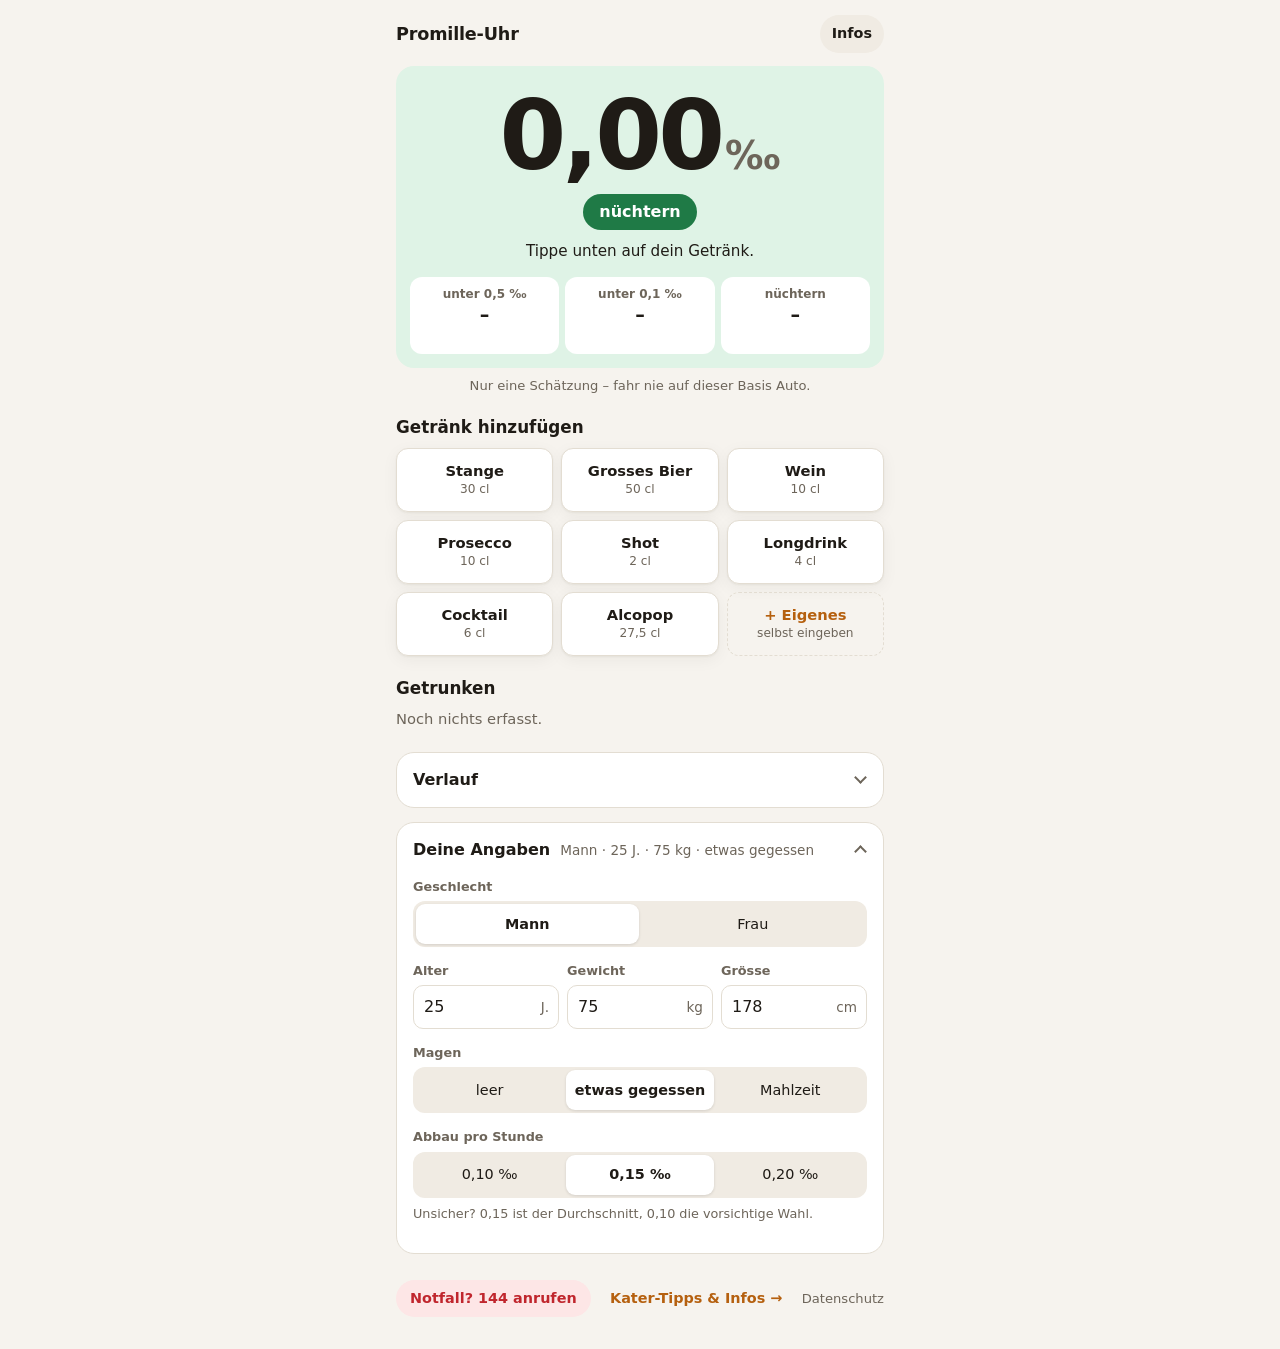
<file: index.html>
<!doctype html>
<html lang="de-CH">
<head>
  <meta charset="utf-8">
  <meta name="viewport" content="width=device-width, initial-scale=1, viewport-fit=cover">
  <title>Promille-Uhr</title>
  <meta name="description" content="Schätzt deinen Blutalkohol und zeigt, wann du wieder nüchtern bist.">
  <meta name="color-scheme" content="light dark">
  <meta name="theme-color" content="#f6f3ee" media="(prefers-color-scheme: light)">
  <meta name="theme-color" content="#16140f" media="(prefers-color-scheme: dark)">
  <link rel="manifest" href="manifest.webmanifest">
  <link rel="icon" href="icons/icon.svg" type="image/svg+xml">
  <link rel="icon" href="icons/favicon-32.png" sizes="32x32" type="image/png">
  <link rel="apple-touch-icon" href="icons/apple-touch-icon.png">
  <meta name="apple-mobile-web-app-capable" content="yes">
  <meta name="mobile-web-app-capable" content="yes">
  <meta name="apple-mobile-web-app-title" content="Promille-Uhr">
  <meta name="apple-mobile-web-app-status-bar-style" content="default">
  <meta property="og:title" content="Promille-Uhr">
  <meta property="og:description" content="Wie viel Promille habe ich – und wann bin ich wieder nüchtern? Gratis, ohne Werbung.">
  <meta property="og:image" content="icons/icon-512.png">
  <link rel="stylesheet" href="style.css">
  <script src="calc.js" defer></script>
  <script src="app.js" defer></script>
  <script src="account.js" type="module"></script>
</head>
<body>
  <header class="topbar">
    <div class="wrap topbar-inner">
      <span class="brand">Promille-Uhr</span>
      <div class="top-actions">
        <a class="top-link" href="info.html">Infos</a>
        <button type="button" class="top-link account-btn" id="account-btn" hidden>
          <span class="account-avatar" id="account-avatar" aria-hidden="true" hidden></span>
          <span id="account-label">Anmelden</span>
        </button>
      </div>
    </div>
  </header>

  <main class="wrap">
    <!-- Aktueller Wert -->
    <section class="hero" id="hero" data-status="ok" aria-label="Aktueller Promillewert">
      <div class="big" aria-live="polite">
        <span id="current">0,00</span><span class="unit">‰</span>
      </div>
      <span id="status" class="pill">nüchtern</span>
      <p id="trend" class="trend">Tippe unten auf dein Getränk.</p>

      <div class="times">
        <div class="time" id="tile-under05">
          <span class="time-label">unter 0,5 ‰</span>
          <span class="time-value">–</span>
          <span class="time-sub">&nbsp;</span>
        </div>
        <div class="time" id="tile-under01">
          <span class="time-label">unter 0,1 ‰</span>
          <span class="time-value">–</span>
          <span class="time-sub">&nbsp;</span>
        </div>
        <div class="time" id="tile-zero">
          <span class="time-label">nüchtern</span>
          <span class="time-value">–</span>
          <span class="time-sub">&nbsp;</span>
        </div>
      </div>
    </section>

    <p class="disclaimer">Nur eine Schätzung – fahr nie auf dieser Basis Auto.</p>

    <p id="person-error" class="note note-error" hidden></p>
    <p id="age-notice" class="note note-warn" hidden>
      <strong>Unter 18:</strong> Bier und Wein erst ab 16, Spirituosen (Shots, Longdrinks, Cocktails) erst ab 18.
    </p>

    <!-- Getränk hinzufügen -->
    <section class="block" aria-labelledby="add-title">
      <div class="block-head">
        <h2 id="add-title">Getränk hinzufügen</h2>
        <button type="button" id="edit-favorites" class="link-btn" hidden>Shortcuts bearbeiten</button>
      </div>
      <div class="presets" id="presets"></div>
    </section>

    <!-- Liste -->
    <section class="block" aria-labelledby="list-title">
      <div class="block-head">
        <h2 id="list-title">Getrunken <span id="drink-count" class="count"></span></h2>
        <button type="button" id="clear-drinks" class="link-btn" hidden>Alle löschen</button>
      </div>
      <ul class="drink-list" id="drink-list"></ul>
      <p class="drink-empty" id="drink-empty">Noch nichts erfasst.</p>
    </section>

    <!-- Verlauf -->
    <details class="panel" id="chart-panel">
      <summary><span>Verlauf</span><span class="panel-hint" id="chart-summary"></span></summary>
      <div class="panel-body">
        <figure class="chart-wrap">
          <svg id="chart" viewBox="0 0 640 240" role="img" aria-label="Verlaufskurve des Promillewerts"></svg>
          <figcaption id="chart-empty" class="chart-empty">Noch keine Getränke erfasst.</figcaption>
        </figure>
        <dl class="info">
          <div><dt>Alkohol</dt><dd id="info-grams">0 g</dd></div>
          <div><dt>Standardgläser</dt><dd id="info-std">0</dd></div>
          <div><dt>Höchstwert</dt><dd id="info-peak">–</dd></div>
        </dl>
      </div>
    </details>

    <!-- Körperdaten -->
    <details class="panel" id="profile-panel">
      <summary><span>Deine Angaben</span><span class="panel-hint" id="profile-summary"></span></summary>
      <div class="panel-body">
        <div class="field">
          <span class="field-label" id="sex-label">Geschlecht</span>
          <div class="segmented" role="group" aria-labelledby="sex-label">
            <button type="button" class="seg-btn" data-sex="mann" aria-pressed="true">Mann</button>
            <button type="button" class="seg-btn" data-sex="frau" aria-pressed="false">Frau</button>
          </div>
        </div>

        <div class="grid-3">
          <label class="field">
            <span class="field-label">Alter</span>
            <span class="input-unit"><input id="age" type="number" inputmode="numeric" min="10" max="120" step="1"><span>J.</span></span>
          </label>
          <label class="field">
            <span class="field-label">Gewicht</span>
            <span class="input-unit"><input id="weight" type="number" inputmode="decimal" min="30" max="300" step="0.5"><span>kg</span></span>
          </label>
          <label class="field">
            <span class="field-label">Grösse</span>
            <span class="input-unit"><input id="height" type="number" inputmode="numeric" min="100" max="250" step="1"><span>cm</span></span>
          </label>
        </div>

        <fieldset class="field">
          <legend class="field-label">Magen</legend>
          <div class="segmented">
            <label class="seg"><input type="radio" name="stomach" value="leer"><span>leer</span></label>
            <label class="seg"><input type="radio" name="stomach" value="etwas"><span>etwas gegessen</span></label>
            <label class="seg"><input type="radio" name="stomach" value="mahlzeit"><span>Mahlzeit</span></label>
          </div>
        </fieldset>

        <fieldset class="field">
          <legend class="field-label">Abbau pro Stunde</legend>
          <div class="segmented">
            <label class="seg"><input type="radio" name="rate" value="0.10"><span>0,10 ‰</span></label>
            <label class="seg"><input type="radio" name="rate" value="0.15"><span>0,15 ‰</span></label>
            <label class="seg"><input type="radio" name="rate" value="0.20"><span>0,20 ‰</span></label>
          </div>
          <p class="field-hint">Unsicher? 0,15 ist der Durchschnitt, 0,10 die vorsichtige Wahl.</p>
        </fieldset>
      </div>
    </details>
  </main>

  <footer class="wrap footer">
    <a class="emergency-link" href="info.html#notfall">Notfall? <b>144</b> anrufen</a>
    <a href="info.html">Kater-Tipps &amp; Infos →</a>
    <a class="footer-small" href="datenschutz.html">Datenschutz</a>
  </footer>

  <!-- Konto -->
  <dialog class="sheet" id="account-dialog" aria-labelledby="account-title">
    <button type="button" class="sheet-close" id="account-close" aria-label="Schliessen">
      <svg viewBox="0 0 24 24" aria-hidden="true"><path d="M6 6l12 12M18 6L6 18"/></svg>
    </button>

    <div data-view="auth">
      <h2 id="account-title">Konto</h2>
      <p class="sheet-lead">Mit Konto hast du deine Angaben und Getränke auf all deinen Geräten.
        Ohne Konto funktioniert alles auch – dann bleibt es nur auf diesem Gerät.</p>

      <div class="tabs" role="tablist">
        <button type="button" role="tab" class="tab" data-mode="signin" aria-selected="true">Anmelden</button>
        <button type="button" role="tab" class="tab" data-mode="signup" aria-selected="false">Registrieren</button>
      </div>

      <form id="auth-form" novalidate>
        <label class="field">
          <span class="field-label">E-Mail</span>
          <input type="email" id="auth-email" autocomplete="email" inputmode="email" required>
        </label>
        <label class="field">
          <span class="field-label">Passwort</span>
          <input type="password" id="auth-password" autocomplete="current-password" minlength="6" required>
        </label>
        <label class="check" id="consent-row" hidden>
          <input type="checkbox" id="auth-consent">
          <span>Ich habe die <a href="datenschutz.html" target="_blank" rel="noopener">Datenschutzerklärung</a>
            gelesen und bin einverstanden, dass meine Angaben und Getränke in meinem Konto gespeichert werden.
            Ich bin mindestens 16 Jahre alt.</span>
        </label>
        <p class="form-msg" id="auth-msg" role="alert" hidden></p>
        <button type="submit" class="btn btn-primary" id="auth-submit">Anmelden</button>
      </form>
      <button type="button" class="link-btn" id="auth-forgot">Passwort vergessen?</button>

      <div class="divider"><span>oder</span></div>
      <button type="button" class="btn btn-google" id="auth-google">
        <svg viewBox="0 0 48 48" aria-hidden="true"><path fill="#FFC107" d="M43.6 20.5H42V20H24v8h11.3C33.7 32.7 29.2 36 24 36c-6.6 0-12-5.4-12-12s5.4-12 12-12c3.1 0 5.8 1.2 7.9 3.1l5.7-5.7C34 6.1 29.3 4 24 4 12.9 4 4 12.9 4 24s8.9 20 20 20 20-8.9 20-20c0-1.3-.1-2.4-.4-3.5z"/><path fill="#FF3D00" d="M6.3 14.7l6.6 4.8C14.7 15.1 19 12 24 12c3.1 0 5.8 1.2 7.9 3.1l5.7-5.7C34 6.1 29.3 4 24 4 16.3 4 9.7 8.3 6.3 14.7z"/><path fill="#4CAF50" d="M24 44c5.2 0 9.9-2 13.4-5.2l-6.2-5.2C29.2 35.1 26.7 36 24 36c-5.2 0-9.6-3.3-11.3-8l-6.5 5C9.5 39.6 16.2 44 24 44z"/><path fill="#1976D2" d="M43.6 20.5H42V20H24v8h11.3c-.8 2.2-2.2 4.2-4.1 5.6l6.2 5.2C37 39.2 44 34 44 24c0-1.3-.1-2.4-.4-3.5z"/></svg>
        Mit Google fortfahren
      </button>
      <p class="fine" id="google-hint">Neu hier? Bitte zuerst unter «Registrieren» der Datenschutzerklärung zustimmen.</p>
    </div>

    <div data-view="profile" hidden>
      <h2>Dein Konto</h2>
      <p class="account-email" id="account-email"></p>
      <p class="sync-status" id="sync-status" data-state="ok">Synchronisiert</p>
      <button type="button" class="btn" id="account-logout">Abmelden</button>
      <p class="fine">Beim Abmelden werden die Daten von diesem Gerät entfernt. In deinem Konto bleiben sie gespeichert.</p>
      <p class="form-msg" id="profile-msg" role="alert" hidden></p>
      <button type="button" class="link-btn danger" id="account-delete">Konto und alle Daten löschen</button>
    </div>
  </dialog>

  <div class="toast" id="toast" role="status" hidden>
    <span id="toast-text"></span>
    <button type="button" id="toast-undo" class="toast-btn" hidden>Rückgängig</button>
  </div>

  <template id="drink-row-tpl">
    <li class="drink">
      <details>
        <summary>
          <span class="drink-main">
            <span class="drink-title"></span>
            <span class="drink-meta"></span>
          </span>
          <span class="drink-clock"></span>
          <button type="button" class="drink-del" aria-label="Getränk löschen" title="Löschen">
            <svg viewBox="0 0 24 24" aria-hidden="true"><path d="M6 6l12 12M18 6L6 18"/></svg>
          </button>
        </summary>
        <div class="drink-edit">
          <label class="field">
            <span class="field-label">Name</span>
            <input class="drink-name" type="text" maxlength="40">
          </label>
          <div class="grid-3">
            <label class="field"><span class="field-label">Menge</span><span class="input-unit"><input class="drink-cl" type="text" inputmode="decimal"><span>cl</span></span></label>
            <label class="field"><span class="field-label">Alkohol</span><span class="input-unit"><input class="drink-vol" type="text" inputmode="decimal"><span>%</span></span></label>
            <label class="field"><span class="field-label">Uhrzeit</span><input class="drink-time" type="time"></label>
          </div>
          <button type="button" class="link-btn drink-fav">☆ Als Shortcut speichern</button>
        </div>
      </details>
    </li>
  </template>
</body>
</html>
</file>
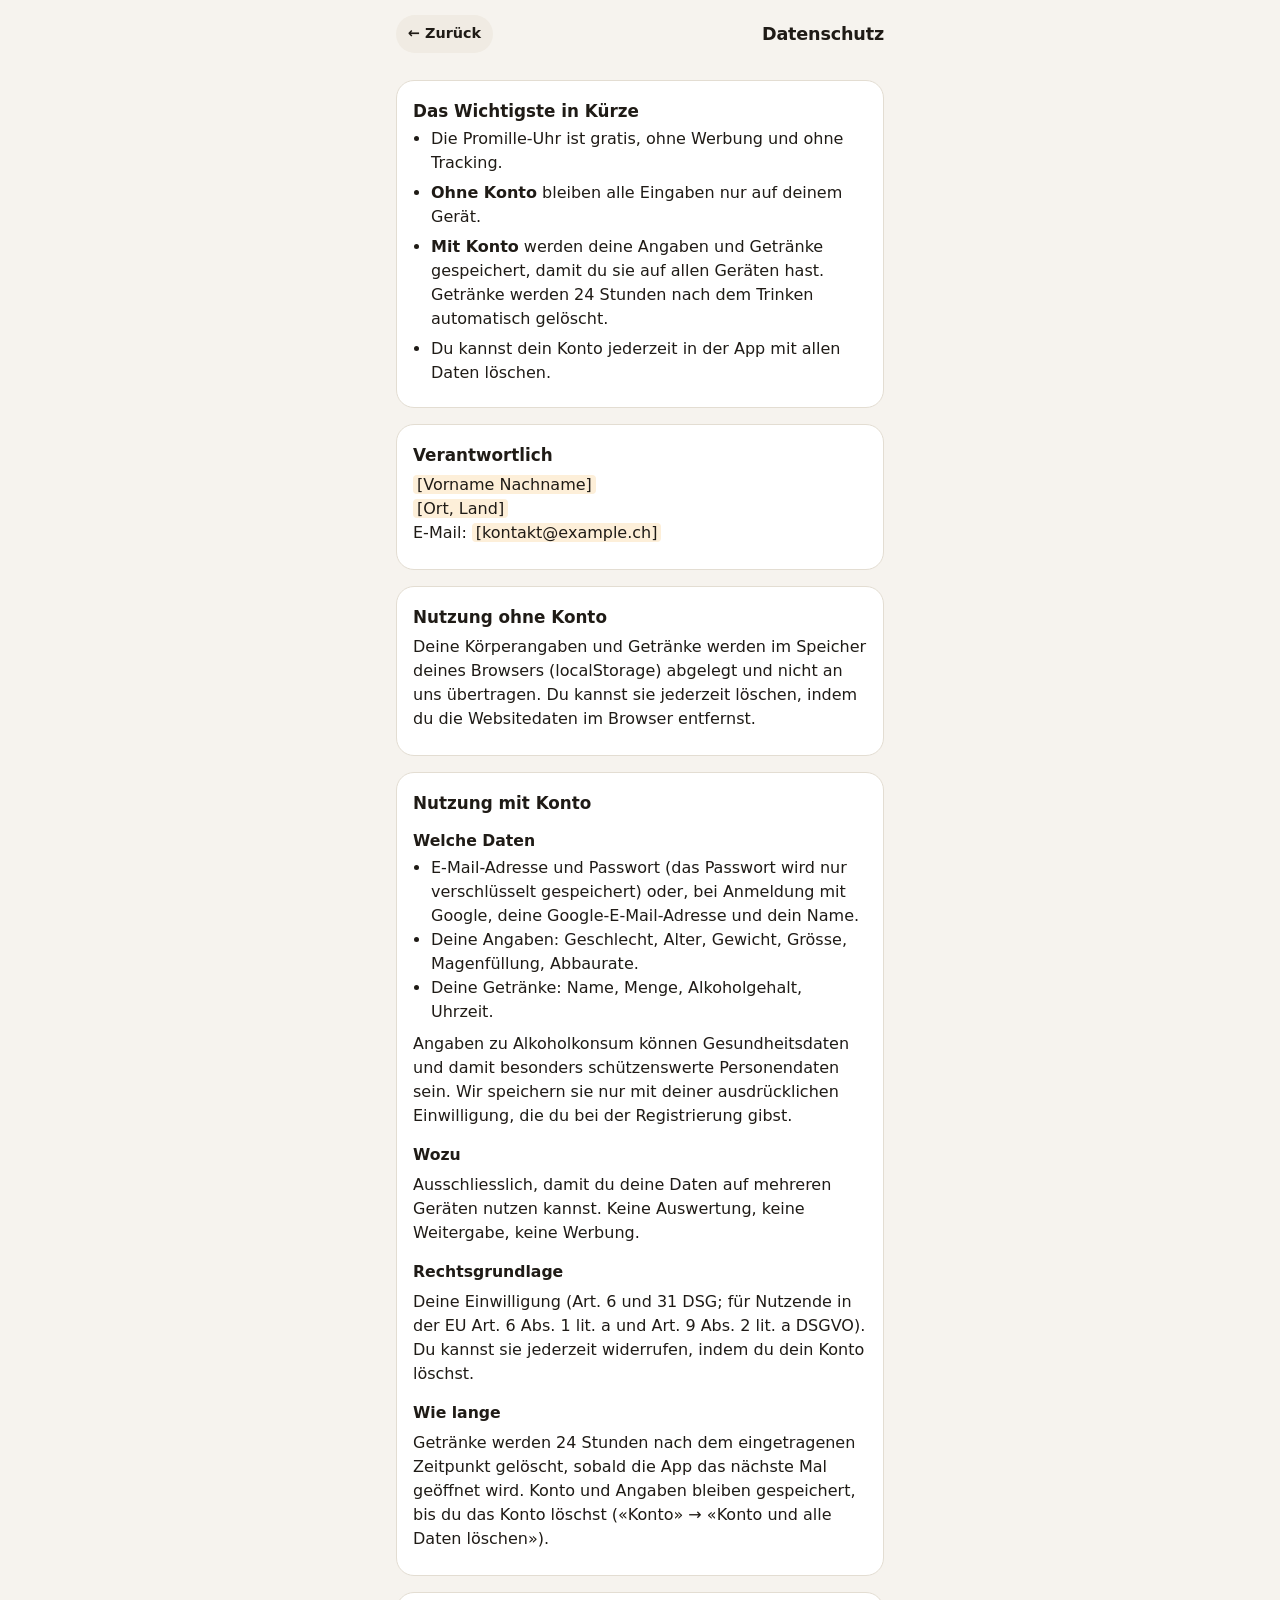
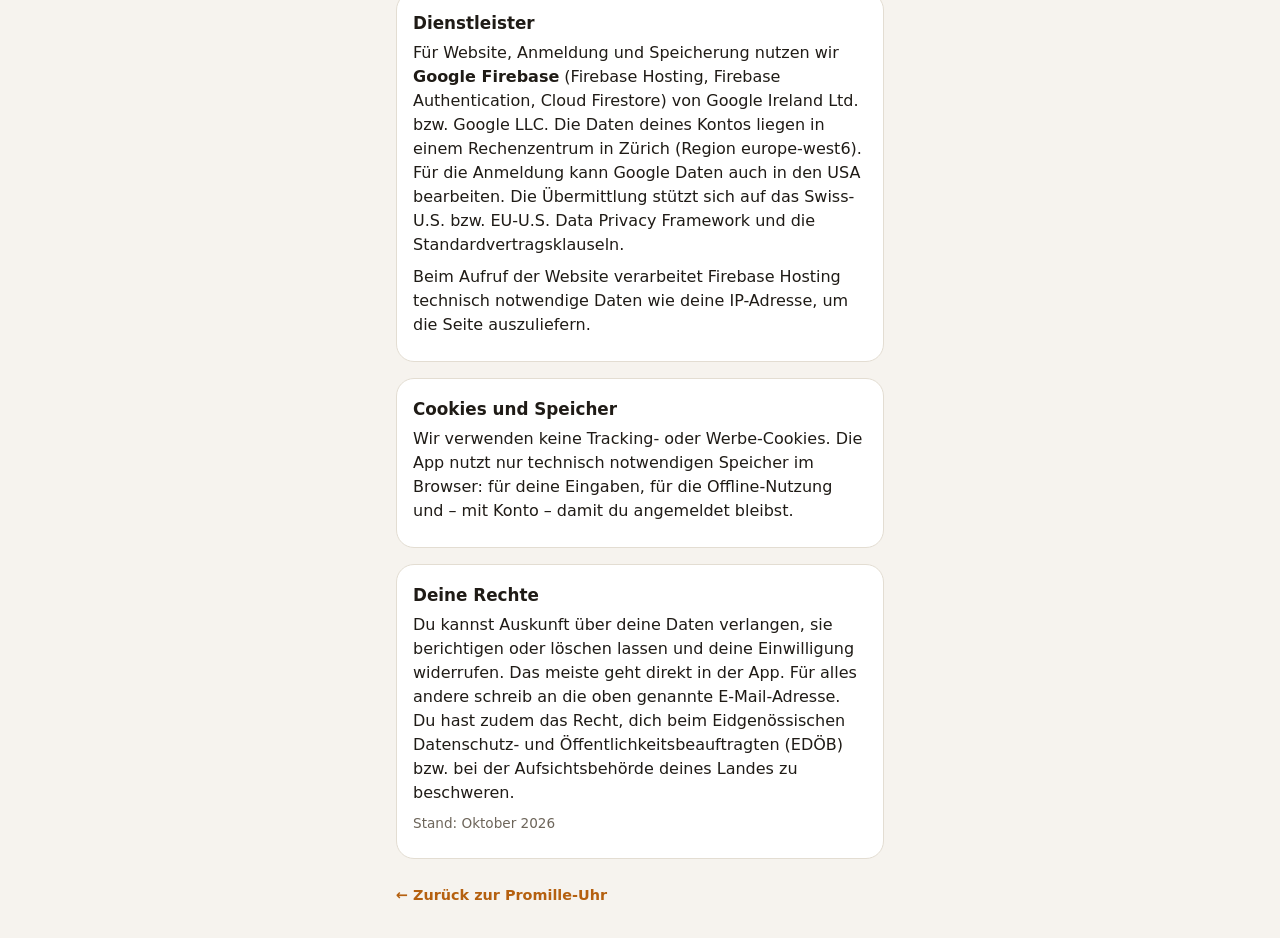
<file: datenschutz.html>
<!doctype html>
<html lang="de-CH">
<head>
  <meta charset="utf-8">
  <meta name="viewport" content="width=device-width, initial-scale=1, viewport-fit=cover">
  <title>Promille-Uhr – Datenschutz</title>
  <meta name="description" content="Datenschutzerklärung der Promille-Uhr.">
  <meta name="color-scheme" content="light dark">
  <meta name="theme-color" content="#f6f3ee" media="(prefers-color-scheme: light)">
  <meta name="theme-color" content="#16140f" media="(prefers-color-scheme: dark)">
  <link rel="manifest" href="manifest.webmanifest">
  <link rel="icon" href="icons/icon.svg" type="image/svg+xml">
  <link rel="apple-touch-icon" href="icons/apple-touch-icon.png">
  <link rel="stylesheet" href="style.css">
</head>
<body>
  <header class="topbar">
    <div class="wrap topbar-inner">
      <a class="top-link back" href="index.html">← Zurück</a>
      <span class="brand">Datenschutz</span>
    </div>
  </header>

  <main class="wrap info-page legal">
    <section class="block">
      <h2>Das Wichtigste in Kürze</h2>
      <ul class="tips">
        <li>Die Promille-Uhr ist gratis, ohne Werbung und ohne Tracking.</li>
        <li><strong>Ohne Konto</strong> bleiben alle Eingaben nur auf deinem Gerät.</li>
        <li><strong>Mit Konto</strong> werden deine Angaben und Getränke gespeichert, damit du sie auf allen Geräten hast.
          Getränke werden 24 Stunden nach dem Trinken automatisch gelöscht.</li>
        <li>Du kannst dein Konto jederzeit in der App mit allen Daten löschen.</li>
      </ul>
    </section>

    <section class="block">
      <h2>Verantwortlich</h2>
      <p>
        <span class="placeholder">[Vorname Nachname]</span><br>
        <span class="placeholder">[Ort, Land]</span><br>
        E-Mail: <span class="placeholder">[kontakt@example.ch]</span>
      </p>
    </section>

    <section class="block">
      <h2>Nutzung ohne Konto</h2>
      <p>
        Deine Körperangaben und Getränke werden im Speicher deines Browsers (localStorage) abgelegt
        und nicht an uns übertragen. Du kannst sie jederzeit löschen, indem du die Websitedaten
        im Browser entfernst.
      </p>
    </section>

    <section class="block">
      <h2>Nutzung mit Konto</h2>
      <h3>Welche Daten</h3>
      <ul>
        <li>E-Mail-Adresse und Passwort (das Passwort wird nur verschlüsselt gespeichert) oder, bei Anmeldung mit Google, deine Google-E-Mail-Adresse und dein Name.</li>
        <li>Deine Angaben: Geschlecht, Alter, Gewicht, Grösse, Magenfüllung, Abbaurate.</li>
        <li>Deine Getränke: Name, Menge, Alkoholgehalt, Uhrzeit.</li>
      </ul>
      <p>
        Angaben zu Alkoholkonsum können Gesundheitsdaten und damit besonders schützenswerte
        Personendaten sein. Wir speichern sie nur mit deiner ausdrücklichen Einwilligung, die du bei der
        Registrierung gibst.
      </p>

      <h3>Wozu</h3>
      <p>Ausschliesslich, damit du deine Daten auf mehreren Geräten nutzen kannst. Keine Auswertung, keine Weitergabe, keine Werbung.</p>

      <h3>Rechtsgrundlage</h3>
      <p>
        Deine Einwilligung (Art. 6 und 31 DSG; für Nutzende in der EU Art. 6 Abs. 1 lit. a und
        Art. 9 Abs. 2 lit. a DSGVO). Du kannst sie jederzeit widerrufen, indem du dein Konto löschst.
      </p>

      <h3>Wie lange</h3>
      <p>
        Getränke werden 24 Stunden nach dem eingetragenen Zeitpunkt gelöscht, sobald die App das
        nächste Mal geöffnet wird. Konto und Angaben bleiben gespeichert, bis du das Konto löschst
        («Konto» → «Konto und alle Daten löschen»).
      </p>
    </section>

    <section class="block">
      <h2>Dienstleister</h2>
      <p>
        Für Website, Anmeldung und Speicherung nutzen wir <strong>Google Firebase</strong>
        (Firebase Hosting, Firebase Authentication, Cloud Firestore) von Google Ireland Ltd. bzw.
        Google LLC. Die Daten deines Kontos liegen in einem Rechenzentrum in Zürich (Region europe-west6).
        Für die Anmeldung kann Google Daten auch in den USA bearbeiten. Die Übermittlung stützt sich
        auf das Swiss-U.S. bzw. EU-U.S. Data Privacy Framework und die Standardvertragsklauseln.
      </p>
      <p>
        Beim Aufruf der Website verarbeitet Firebase Hosting technisch notwendige Daten wie deine
        IP-Adresse, um die Seite auszuliefern.
      </p>
    </section>

    <section class="block">
      <h2>Cookies und Speicher</h2>
      <p>
        Wir verwenden keine Tracking- oder Werbe-Cookies. Die App nutzt nur technisch notwendigen
        Speicher im Browser: für deine Eingaben, für die Offline-Nutzung und – mit Konto – damit du
        angemeldet bleibst.
      </p>
    </section>

    <section class="block">
      <h2>Deine Rechte</h2>
      <p>
        Du kannst Auskunft über deine Daten verlangen, sie berichtigen oder löschen lassen und
        deine Einwilligung widerrufen. Das meiste geht direkt in der App. Für alles andere
        schreib an die oben genannte E-Mail-Adresse. Du hast zudem das Recht, dich beim
        Eidgenössischen Datenschutz- und Öffentlichkeitsbeauftragten (EDÖB) bzw. bei der
        Aufsichtsbehörde deines Landes zu beschweren.
      </p>
      <p class="muted small">Stand: Oktober 2026</p>
    </section>
  </main>

  <footer class="wrap footer">
    <a href="index.html">← Zurück zur Promille-Uhr</a>
  </footer>
</body>
</html>
</file>
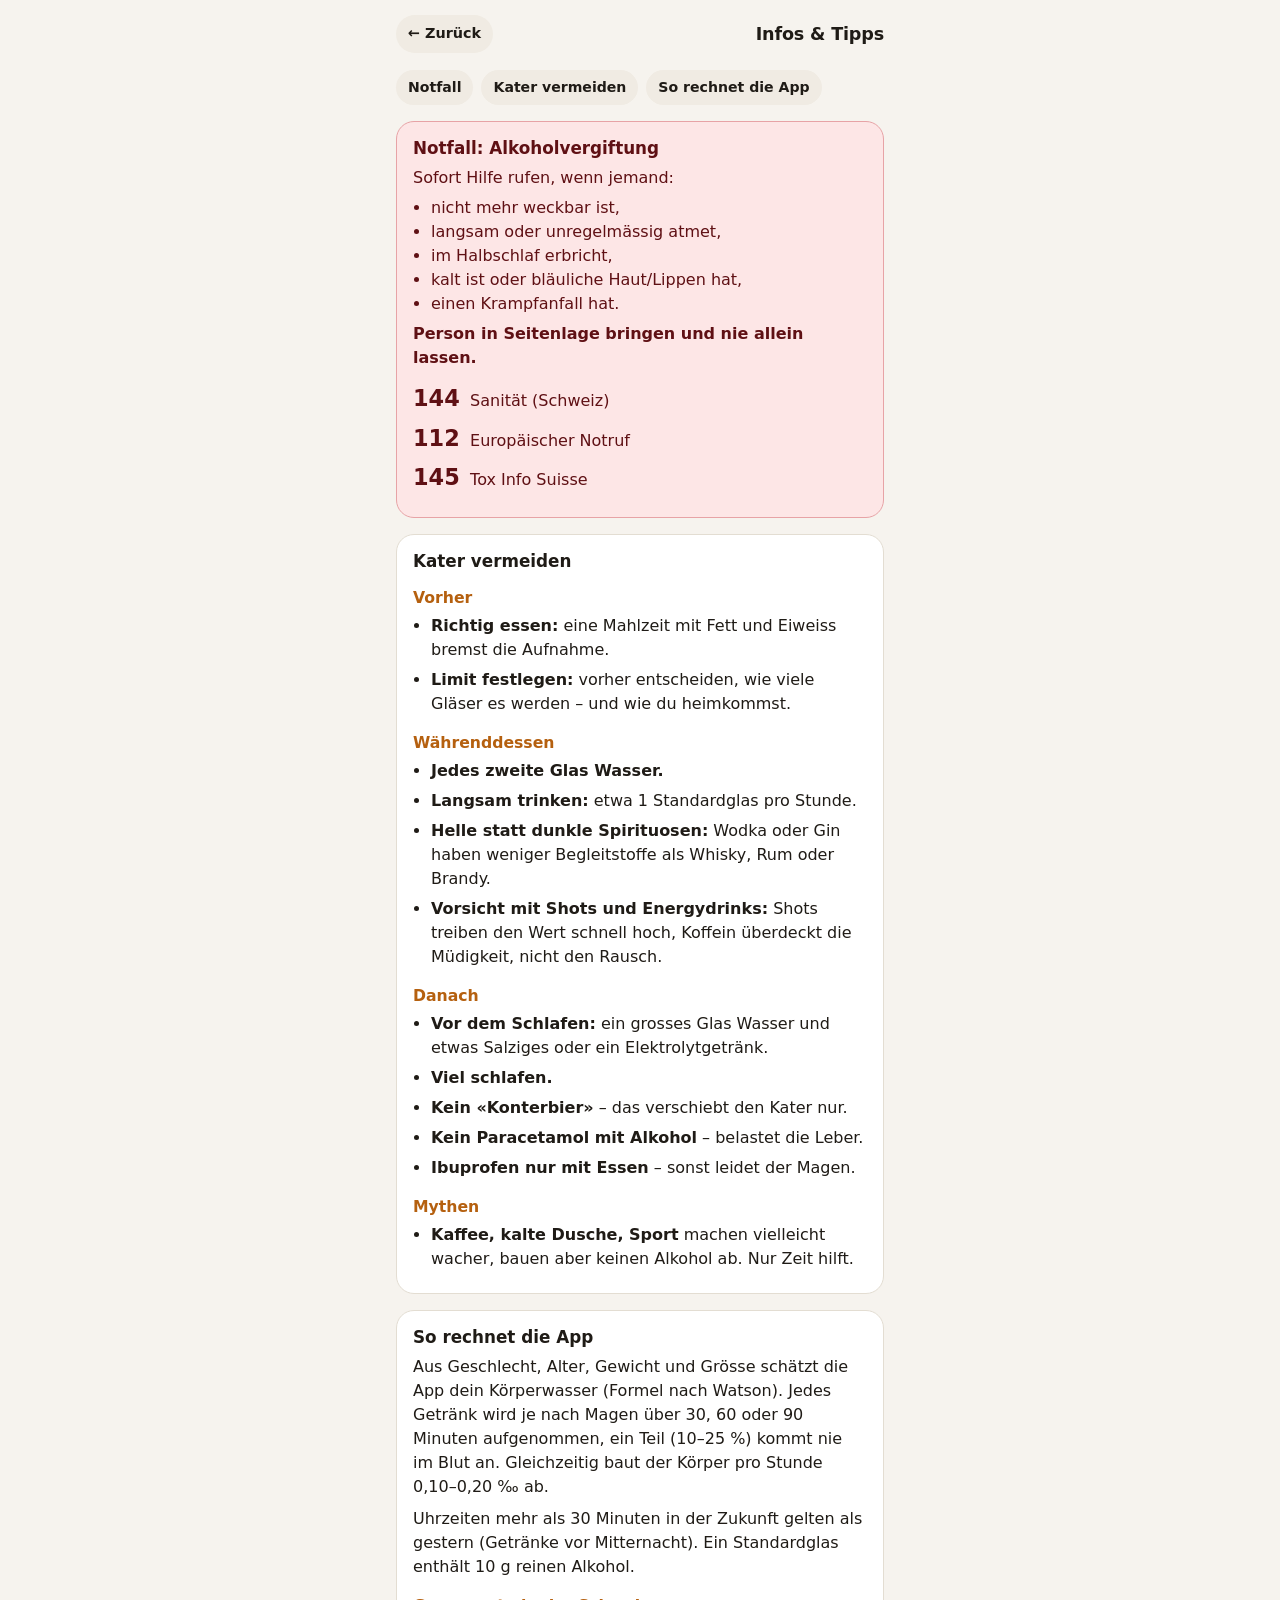
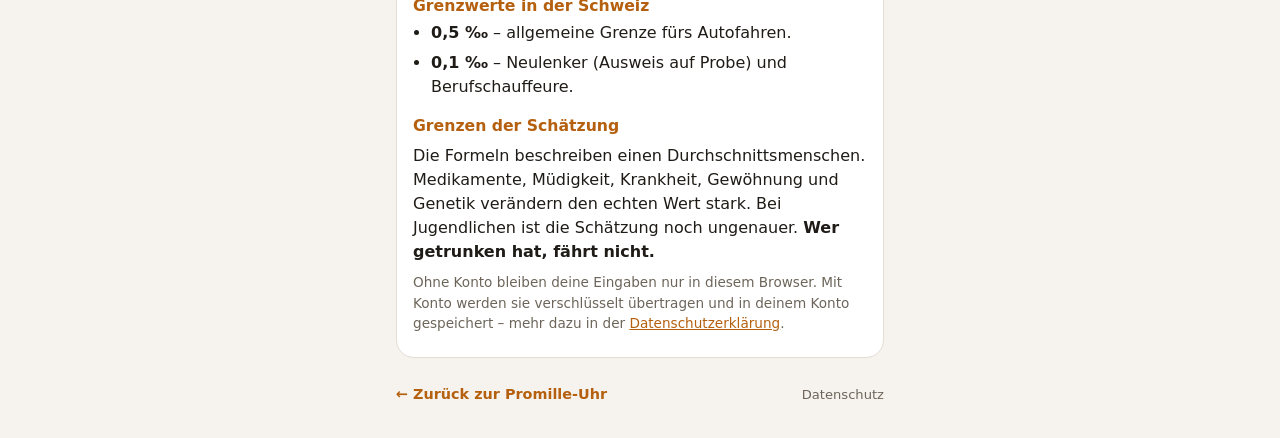
<file: info.html>
<!doctype html>
<html lang="de-CH">
<head>
  <meta charset="utf-8">
  <meta name="viewport" content="width=device-width, initial-scale=1, viewport-fit=cover">
  <title>Promille-Uhr – Infos</title>
  <meta name="description" content="Notfall, Kater-Tipps und wie die Promille-Uhr rechnet.">
  <meta name="color-scheme" content="light dark">
  <meta name="theme-color" content="#f6f3ee" media="(prefers-color-scheme: light)">
  <meta name="theme-color" content="#16140f" media="(prefers-color-scheme: dark)">
  <link rel="manifest" href="manifest.webmanifest">
  <link rel="icon" href="icons/icon.svg" type="image/svg+xml">
  <link rel="apple-touch-icon" href="icons/apple-touch-icon.png">
  <link rel="stylesheet" href="style.css">
</head>
<body>
  <header class="topbar">
    <div class="wrap topbar-inner">
      <a class="top-link back" href="index.html">← Zurück</a>
      <span class="brand">Infos &amp; Tipps</span>
    </div>
  </header>

  <main class="wrap info-page">
    <nav class="toc" aria-label="Inhalt">
      <a href="#notfall">Notfall</a>
      <a href="#kater">Kater vermeiden</a>
      <a href="#rechnung">So rechnet die App</a>
    </nav>

    <section class="emergency" id="notfall" aria-labelledby="notfall-title">
      <h2 id="notfall-title">Notfall: Alkoholvergiftung</h2>
      <p>Sofort Hilfe rufen, wenn jemand:</p>
      <ul>
        <li>nicht mehr weckbar ist,</li>
        <li>langsam oder unregelmässig atmet,</li>
        <li>im Halbschlaf erbricht,</li>
        <li>kalt ist oder bläuliche Haut/Lippen hat,</li>
        <li>einen Krampfanfall hat.</li>
      </ul>
      <p><strong>Person in Seitenlage bringen und nie allein lassen.</strong></p>
      <ul class="numbers">
        <li><span class="num">144</span> Sanität (Schweiz)</li>
        <li><span class="num">112</span> Europäischer Notruf</li>
        <li><span class="num">145</span> Tox Info Suisse</li>
      </ul>
    </section>

    <section class="block" id="kater" aria-labelledby="kater-title">
      <h2 id="kater-title">Kater vermeiden</h2>

      <h3>Vorher</h3>
      <ul class="tips">
        <li><strong>Richtig essen:</strong> eine Mahlzeit mit Fett und Eiweiss bremst die Aufnahme.</li>
        <li><strong>Limit festlegen:</strong> vorher entscheiden, wie viele Gläser es werden – und wie du heimkommst.</li>
      </ul>

      <h3>Währenddessen</h3>
      <ul class="tips">
        <li><strong>Jedes zweite Glas Wasser.</strong></li>
        <li><strong>Langsam trinken:</strong> etwa 1 Standardglas pro Stunde.</li>
        <li><strong>Helle statt dunkle Spirituosen:</strong> Wodka oder Gin haben weniger Begleitstoffe als Whisky, Rum oder Brandy.</li>
        <li><strong>Vorsicht mit Shots und Energydrinks:</strong> Shots treiben den Wert schnell hoch, Koffein überdeckt die Müdigkeit, nicht den Rausch.</li>
      </ul>

      <h3>Danach</h3>
      <ul class="tips">
        <li><strong>Vor dem Schlafen:</strong> ein grosses Glas Wasser und etwas Salziges oder ein Elektrolytgetränk.</li>
        <li><strong>Viel schlafen.</strong></li>
        <li><strong>Kein «Konterbier»</strong> – das verschiebt den Kater nur.</li>
        <li><strong>Kein Paracetamol mit Alkohol</strong> – belastet die Leber.</li>
        <li><strong>Ibuprofen nur mit Essen</strong> – sonst leidet der Magen.</li>
      </ul>

      <h3>Mythen</h3>
      <ul class="tips">
        <li><strong>Kaffee, kalte Dusche, Sport</strong> machen vielleicht wacher, bauen aber keinen Alkohol ab. Nur Zeit hilft.</li>
      </ul>
    </section>

    <section class="block" id="rechnung" aria-labelledby="rechnung-title">
      <h2 id="rechnung-title">So rechnet die App</h2>
      <p>
        Aus Geschlecht, Alter, Gewicht und Grösse schätzt die App dein Körperwasser (Formel nach Watson).
        Jedes Getränk wird je nach Magen über 30, 60 oder 90 Minuten aufgenommen, ein Teil (10–25 %)
        kommt nie im Blut an. Gleichzeitig baut der Körper pro Stunde 0,10–0,20 ‰ ab.
      </p>
      <p>
        Uhrzeiten mehr als 30 Minuten in der Zukunft gelten als gestern (Getränke vor Mitternacht).
        Ein Standardglas enthält 10 g reinen Alkohol.
      </p>
      <h3>Grenzwerte in der Schweiz</h3>
      <ul class="tips">
        <li><strong>0,5 ‰</strong> – allgemeine Grenze fürs Autofahren.</li>
        <li><strong>0,1 ‰</strong> – Neulenker (Ausweis auf Probe) und Berufschauffeure.</li>
      </ul>
      <h3>Grenzen der Schätzung</h3>
      <p>
        Die Formeln beschreiben einen Durchschnittsmenschen. Medikamente, Müdigkeit, Krankheit,
        Gewöhnung und Genetik verändern den echten Wert stark. Bei Jugendlichen ist die Schätzung
        noch ungenauer. <strong>Wer getrunken hat, fährt nicht.</strong>
      </p>
      <p class="muted small">Ohne Konto bleiben deine Eingaben nur in diesem Browser. Mit Konto werden sie verschlüsselt übertragen und in deinem Konto gespeichert – mehr dazu in der <a href="datenschutz.html">Datenschutzerklärung</a>.</p>
    </section>
  </main>

  <footer class="wrap footer">
    <a href="index.html">← Zurück zur Promille-Uhr</a>
    <a class="footer-small" href="datenschutz.html">Datenschutz</a>
  </footer>
</body>
</html>
</file>
<file: style.css>
/* Promille-Uhr – Styles (Smartphone zuerst) */

:root {
  --bg: #f6f3ee;
  --surface: #ffffff;
  --surface-2: #f0ebe3;
  --border: #e3ddd2;
  --text: #1f1b16;
  --muted: #6d655a;
  --accent: #b5600f;
  --accent-strong: #8f4a08;
  --accent-soft: #fbeedd;
  --on-accent: #ffffff;
  --focus: #b5600f;

  --danger: #c0262d;
  --danger-soft: #fde6e6;
  --warn: #b45309;
  --warn-soft: #fdefd9;
  --low: #7d6300;
  --low-soft: #faf3cf;
  --ok: #1f7a46;
  --ok-soft: #dff3e6;

  --chart-line: #b5600f;
  --chart-fill: rgba(181, 96, 15, 0.14);
  --chart-grid: #e8e2d8;
  --chart-axis: #8a8174;
  --chart-limit05: #c0262d;
  --chart-limit01: #b45309;
  --chart-now: #1f1b16;
  --chart-marker: #6d655a;

  --emergency-bg: #fde6e6;
  --emergency-border: #e7a3a6;
  --emergency-text: #5f1014;

  --toast-bg: #1f1b16;
  --toast-text: #f6f3ee;
  --toast-accent: #f0a04b;

  --radius: 18px;
  --radius-sm: 12px;
  --shadow: 0 1px 2px rgba(40, 30, 10, 0.05), 0 4px 16px rgba(40, 30, 10, 0.05);
}

@media (prefers-color-scheme: dark) {
  :root {
    --bg: #16140f;
    --surface: #1f1c16;
    --surface-2: #29251d;
    --border: #3a342a;
    --text: #f2ede4;
    --muted: #a99f90;
    --accent: #f0a04b;
    --accent-strong: #ffc07a;
    --accent-soft: #3a2a17;
    --on-accent: #1b1208;
    --focus: #f0a04b;

    --danger: #ff8084;
    --danger-soft: #3b191b;
    --warn: #f7b25c;
    --warn-soft: #382913;
    --low: #e6cf5a;
    --low-soft: #322d10;
    --ok: #6fd69a;
    --ok-soft: #153024;

    --chart-line: #f0a04b;
    --chart-fill: rgba(240, 160, 75, 0.16);
    --chart-grid: #2f2a22;
    --chart-axis: #8f8576;
    --chart-limit05: #ff8084;
    --chart-limit01: #f7b25c;
    --chart-now: #f2ede4;
    --chart-marker: #a99f90;

    --emergency-bg: #341618;
    --emergency-border: #6b2a2e;
    --emergency-text: #ffd9db;

    --toast-bg: #f2ede4;
    --toast-text: #1f1b16;
    --toast-accent: #8f4a08;

    --shadow: 0 1px 2px rgba(0, 0, 0, 0.3);
  }
}

*,
*::before,
*::after { box-sizing: border-box; }

html { -webkit-text-size-adjust: 100%; scroll-behavior: smooth; }

body {
  margin: 0;
  background: var(--bg);
  color: var(--text);
  font-family: system-ui, -apple-system, "Segoe UI", Roboto, "Helvetica Neue", Arial, sans-serif;
  font-size: 16px;
  line-height: 1.5;
  -webkit-tap-highlight-color: transparent;
}

h1, h2, h3 { line-height: 1.2; margin: 0; }
h2 { font-size: 1.05rem; }
h3 { font-size: 0.98rem; margin: 18px 0 6px; }

a { color: var(--accent); }

.wrap {
  width: 100%;
  max-width: 520px;
  margin: 0 auto;
  padding-left: max(16px, env(safe-area-inset-left));
  padding-right: max(16px, env(safe-area-inset-right));
}

.muted { color: var(--muted); }
.small { font-size: 0.85rem; }

:focus-visible { outline: 2px solid var(--focus); outline-offset: 2px; }

/* ---------- Kopfzeile ---------- */
.topbar { padding: 14px 0 6px; }
.topbar-inner {
  display: flex;
  align-items: center;
  justify-content: space-between;
  gap: 12px;
  min-height: 40px;
}
.brand { font-weight: 750; font-size: 1.1rem; letter-spacing: -0.01em; }
.top-link {
  font-size: 0.9rem;
  font-weight: 600;
  text-decoration: none;
  padding: 8px 12px;
  border-radius: 999px;
  background: var(--surface-2);
  color: var(--text);
}
.top-link:hover { background: var(--accent-soft); }
.topbar .top-link { white-space: nowrap; }

/* ---------- Hauptwert ---------- */
.hero {
  --tone: var(--ok);
  --tone-soft: var(--ok-soft);
  margin-top: 6px;
  padding: 22px 14px 14px;
  border-radius: var(--radius);
  background: var(--tone-soft);
  text-align: center;
  transition: background-color 0.3s;
}
.hero[data-status="danger"] { --tone: var(--danger); --tone-soft: var(--danger-soft); }
.hero[data-status="warn"] { --tone: var(--warn); --tone-soft: var(--warn-soft); }
.hero[data-status="low"] { --tone: var(--low); --tone-soft: var(--low-soft); }

.big {
  font-size: clamp(4.4rem, 24vw, 6rem);
  font-weight: 800;
  letter-spacing: -0.04em;
  line-height: 1;
  font-variant-numeric: tabular-nums;
}
.big .unit { font-size: 0.4em; margin-left: 4px; color: var(--muted); font-weight: 650; letter-spacing: 0; }

.pill {
  display: inline-block;
  margin-top: 10px;
  padding: 6px 16px;
  border-radius: 999px;
  font-weight: 700;
  font-size: 1rem;
  background: var(--tone);
  color: var(--surface);
}

.trend {
  margin: 10px 0 0;
  font-size: 0.95rem;
  color: var(--text);
  min-height: 1.5em;
}

.times {
  display: grid;
  grid-template-columns: repeat(3, minmax(0, 1fr));
  gap: 6px;
  margin-top: 14px;
}
.time {
  display: flex;
  flex-direction: column;
  align-items: center;
  background: var(--surface);
  border-radius: var(--radius-sm);
  padding: 8px 4px;
  min-width: 0;
}
.time-label { font-size: 0.75rem; font-weight: 600; color: var(--muted); }
.time-value {
  font-size: 1.2rem;
  font-weight: 750;
  font-variant-numeric: tabular-nums;
  white-space: nowrap;
  line-height: 1.3;
}
.time-value small { display: block; font-size: 0.7rem; font-weight: 600; color: var(--muted); line-height: 1.1; }
.time-sub { font-size: 0.75rem; color: var(--muted); white-space: nowrap; }
.time.done .time-value { color: var(--ok); }

.disclaimer {
  margin: 8px 0 0;
  text-align: center;
  font-size: 0.82rem;
  color: var(--muted);
}

.note {
  margin: 12px 0 0;
  padding: 10px 12px;
  border-radius: var(--radius-sm);
  font-size: 0.9rem;
}
.note-error { background: var(--danger-soft); color: var(--danger); }
.note-warn { background: var(--warn-soft); }

/* ---------- Blöcke ---------- */
.block { margin-top: 22px; }
.block h2 { margin-bottom: 10px; }
.block-head {
  display: flex;
  align-items: baseline;
  justify-content: space-between;
  gap: 12px;
}
.count { color: var(--muted); font-weight: 600; }

.presets {
  display: grid;
  grid-template-columns: repeat(3, minmax(0, 1fr));
  gap: 8px;
}
.preset {
  position: relative;
  font: inherit;
  border: 1px solid var(--border);
  background: var(--surface);
  color: var(--text);
  border-radius: var(--radius-sm);
  padding: 10px 6px;
  min-height: 64px;
  cursor: pointer;
  line-height: 1.2;
  display: flex;
  flex-direction: column;
  align-items: center;
  justify-content: center;
  gap: 2px;
  box-shadow: var(--shadow);
  transition: transform 0.08s, border-color 0.15s, background-color 0.15s;
  touch-action: manipulation;
}
.preset:hover { border-color: var(--accent); }
.preset:active { transform: scale(0.96); }
.preset b { font-size: 0.92rem; font-weight: 650; }
.preset small { font-size: 0.76rem; color: var(--muted); }
.preset .badge {
  position: absolute;
  top: -6px;
  right: -4px;
  min-width: 22px;
  height: 22px;
  padding: 0 6px;
  border-radius: 999px;
  background: var(--accent);
  color: var(--on-accent);
  font-size: 0.75rem;
  font-weight: 750;
  display: grid;
  place-items: center;
}
.preset .badge[hidden] { display: none; }
.preset.flash { background: var(--accent-soft); border-color: var(--accent); }
.preset.custom { border-style: dashed; box-shadow: none; background: transparent; }
.preset.custom b { color: var(--accent); }
.preset.favorite { border-color: var(--accent); }
.preset.favorite b {
  max-width: 100%;
  overflow: hidden;
  text-overflow: ellipsis;
  white-space: nowrap;
  padding: 0 4px;
}
.preset.removing { border-style: dashed; background: transparent; box-shadow: none; }
.preset.removing small { color: var(--danger); }
.preset .remove-x {
  position: absolute;
  top: -7px;
  right: -5px;
  width: 22px;
  height: 22px;
  border-radius: 999px;
  background: var(--danger);
  color: #fff;
  font-size: 0.7rem;
  display: grid;
  place-items: center;
}
.drink-fav { display: block; margin: 4px 0 8px; }

/* ---------- Getränkeliste ---------- */
.drink-list { list-style: none; margin: 0; padding: 0; display: grid; gap: 8px; }
.drink details {
  background: var(--surface);
  border: 1px solid var(--border);
  border-radius: var(--radius-sm);
}
.drink summary {
  display: flex;
  align-items: center;
  gap: 10px;
  padding: 8px 8px 8px 14px;
  min-height: 56px;
  cursor: pointer;
  list-style: none;
}
.drink summary::-webkit-details-marker { display: none; }
.drink-main { flex: 1; min-width: 0; display: flex; flex-direction: column; }
.drink-title {
  font-weight: 650;
  white-space: nowrap;
  overflow: hidden;
  text-overflow: ellipsis;
}
.drink-meta { font-size: 0.8rem; color: var(--muted); }
.drink-clock { font-variant-numeric: tabular-nums; font-weight: 600; color: var(--muted); }
.drink-del {
  flex: 0 0 40px;
  height: 40px;
  border: 0;
  border-radius: 10px;
  background: transparent;
  color: var(--muted);
  cursor: pointer;
  display: grid;
  place-items: center;
}
.drink-del svg { width: 18px; height: 18px; stroke: currentColor; stroke-width: 2.2; fill: none; stroke-linecap: round; }
.drink-del:hover { color: var(--danger); background: var(--danger-soft); }
.drink-edit { padding: 2px 14px 4px; border-top: 1px solid var(--border); }
.drink-edit .field:first-child { margin-top: 12px; }
.drink details[open] summary .drink-clock { color: var(--accent); }

.drink-empty { color: var(--muted); margin: 0; font-size: 0.92rem; }
.drink-empty[hidden] { display: none; }

.link-btn {
  font: inherit;
  font-size: 0.88rem;
  background: none;
  border: 0;
  color: var(--accent);
  cursor: pointer;
  padding: 4px 0;
  text-decoration: underline;
  text-underline-offset: 2px;
}

/* ---------- Aufklappbare Bereiche ---------- */
.panel {
  margin-top: 14px;
  background: var(--surface);
  border: 1px solid var(--border);
  border-radius: var(--radius);
}
.block + .panel { margin-top: 22px; }
.panel > summary {
  display: flex;
  align-items: center;
  gap: 10px;
  padding: 14px 16px;
  min-height: 54px;
  cursor: pointer;
  list-style: none;
  font-weight: 650;
}
.panel > summary::-webkit-details-marker { display: none; }
.panel > summary::after {
  content: "";
  width: 9px;
  height: 9px;
  border-right: 2px solid var(--muted);
  border-bottom: 2px solid var(--muted);
  transform: rotate(45deg);
  margin: -4px 2px 0 auto;
  flex: none;
  transition: transform 0.2s;
}
.panel[open] > summary::after { transform: rotate(-135deg); margin-top: 4px; }
.panel > summary > span:first-child { white-space: nowrap; }
.panel-hint {
  font-weight: 400;
  font-size: 0.85rem;
  color: var(--muted);
  white-space: nowrap;
  overflow: hidden;
  text-overflow: ellipsis;
  min-width: 0;
}
.panel-body { padding: 0 16px 16px; }

/* ---------- Formular ---------- */
fieldset { border: 0; padding: 0; margin: 0; min-width: 0; }
.field { display: block; margin-bottom: 14px; min-width: 0; }
.field-label {
  display: block;
  font-size: 0.8rem;
  font-weight: 600;
  color: var(--muted);
  margin-bottom: 5px;
  padding: 0;
}
.field-hint { font-size: 0.8rem; color: var(--muted); margin: 6px 0 0; }

.grid-3 {
  display: grid;
  grid-template-columns: repeat(3, minmax(0, 1fr));
  gap: 8px;
}

input[type="text"],
input[type="number"],
input[type="time"] {
  width: 100%;
  min-width: 0;
  font: inherit;
  font-size: 16px; /* verhindert Zoom auf iOS */
  color: var(--text);
  background: var(--surface);
  border: 1px solid var(--border);
  border-radius: 10px;
  padding: 9px 10px;
  min-height: 44px;
}
input:focus { border-color: var(--accent); outline: none; box-shadow: 0 0 0 3px var(--accent-soft); }
input[type="number"] { -moz-appearance: textfield; appearance: textfield; }
input[type="number"]::-webkit-inner-spin-button,
input[type="number"]::-webkit-outer-spin-button { -webkit-appearance: none; margin: 0; }
input[type="time"] { padding-right: 4px; }

.input-unit { position: relative; display: block; }
.input-unit input { padding-right: 32px; }
.input-unit > span {
  position: absolute;
  right: 10px;
  top: 50%;
  transform: translateY(-50%);
  color: var(--muted);
  font-size: 0.85rem;
  pointer-events: none;
}

.segmented {
  display: flex;
  background: var(--surface-2);
  border-radius: var(--radius-sm);
  padding: 3px;
  gap: 3px;
}
.seg-btn,
.seg span {
  flex: 1;
  display: flex;
  align-items: center;
  justify-content: center;
  min-height: 40px;
  padding: 6px 6px;
  border-radius: 9px;
  font: inherit;
  font-size: 0.9rem;
  color: var(--text);
  text-align: center;
  line-height: 1.15;
  cursor: pointer;
  border: 0;
  background: transparent;
}
.seg { flex: 1; display: flex; position: relative; min-width: 0; }
.seg input { position: absolute; opacity: 0; pointer-events: none; }
.seg-btn[aria-pressed="true"],
.seg input:checked + span {
  background: var(--surface);
  font-weight: 650;
  box-shadow: 0 1px 3px rgba(0, 0, 0, 0.12);
}
.seg input:focus-visible + span { outline: 2px solid var(--focus); outline-offset: 1px; }

/* ---------- Verlauf ---------- */
.chart-wrap { margin: 0; position: relative; min-height: 120px; }
#chart { width: 100%; height: auto; display: block; }
.chart-empty {
  position: absolute;
  inset: 0;
  display: flex;
  align-items: center;
  justify-content: center;
  color: var(--muted);
  font-size: 0.92rem;
}
.chart-empty[hidden] { display: none; }

#chart .grid { stroke: var(--chart-grid); stroke-width: 1; }
#chart .axis-label { fill: var(--chart-axis); font-size: 12px; font-family: inherit; }
#chart .area { fill: var(--chart-fill); }
#chart .line { fill: none; stroke: var(--chart-line); stroke-width: 2.5; stroke-linejoin: round; stroke-linecap: round; }
#chart .limit { stroke-width: 1.5; stroke-dasharray: 6 5; }
#chart .limit-05 { stroke: var(--chart-limit05); }
#chart .limit-01 { stroke: var(--chart-limit01); }
#chart .limit-label { font-size: 11px; font-weight: 600; font-family: inherit; }
#chart .limit-label-05 { fill: var(--chart-limit05); }
#chart .limit-label-01 { fill: var(--chart-limit01); }
#chart .now-line { stroke: var(--chart-now); stroke-width: 1.5; opacity: 0.7; }
#chart .now-dot { fill: var(--chart-line); stroke: var(--surface); stroke-width: 2.5; }
#chart .now-label { fill: var(--chart-now); font-size: 11px; font-weight: 700; font-family: inherit; }
#chart .marker { fill: var(--chart-marker); }

.info {
  display: grid;
  grid-template-columns: repeat(3, minmax(0, 1fr));
  gap: 8px;
  margin: 12px 0 0;
  padding-top: 12px;
  border-top: 1px solid var(--border);
  text-align: center;
}
.info dt { font-size: 0.76rem; color: var(--muted); }
.info dd { margin: 0; font-weight: 650; font-size: 0.92rem; font-variant-numeric: tabular-nums; }

/* ---------- Fusszeile ---------- */
.footer {
  display: flex;
  flex-wrap: wrap;
  justify-content: space-between;
  align-items: center;
  gap: 10px 16px;
  padding-top: 26px;
  padding-bottom: max(32px, env(safe-area-inset-bottom));
  font-size: 0.9rem;
}
.footer a { text-decoration: none; font-weight: 600; }
.emergency-link {
  color: var(--danger) !important;
  background: var(--danger-soft);
  padding: 8px 14px;
  border-radius: 999px;
}

/* ---------- Toast ---------- */
.toast {
  position: fixed;
  left: 50%;
  bottom: max(16px, env(safe-area-inset-bottom));
  transform: translateX(-50%);
  width: calc(100% - 32px);
  max-width: 488px;
  display: flex;
  align-items: center;
  justify-content: space-between;
  gap: 12px;
  padding: 10px 10px 10px 16px;
  border-radius: 14px;
  background: var(--toast-bg);
  color: var(--toast-text);
  box-shadow: 0 6px 24px rgba(0, 0, 0, 0.25);
  z-index: 10;
}
.toast[hidden] { display: none; }
.toast-btn {
  font: inherit;
  font-weight: 700;
  border: 0;
  background: transparent;
  color: var(--toast-accent);
  padding: 8px 10px;
  cursor: pointer;
}

/* ---------- Infoseite ---------- */
.info-page { padding-top: 4px; }
.toc {
  display: flex;
  flex-wrap: wrap;
  gap: 8px;
  margin: 6px 0 16px;
}
.toc a {
  font-size: 0.88rem;
  font-weight: 600;
  text-decoration: none;
  padding: 7px 12px;
  border-radius: 999px;
  background: var(--surface-2);
  color: var(--text);
}
.info-page .block {
  background: var(--surface);
  border: 1px solid var(--border);
  border-radius: var(--radius);
  padding: 16px;
  margin-top: 16px;
}
.info-page .block h2 { margin-bottom: 4px; }
.info-page h3 { color: var(--accent); }
.info-page p { margin: 8px 0; }
.tips { margin: 0; padding-left: 18px; }
.tips li { margin-bottom: 6px; }

.emergency {
  padding: 16px;
  border-radius: var(--radius);
  background: var(--emergency-bg);
  border: 1px solid var(--emergency-border);
  color: var(--emergency-text);
  scroll-margin-top: 12px;
}
.emergency h2 { margin-bottom: 8px; }
.emergency p { margin: 6px 0; }
.emergency ul { margin: 6px 0; padding-left: 18px; }
.emergency .numbers {
  list-style: none;
  padding: 0;
  display: grid;
  gap: 6px;
  margin-top: 12px;
}
.emergency .num {
  display: inline-block;
  min-width: 52px;
  font-size: 1.4rem;
  font-weight: 800;
  font-variant-numeric: tabular-nums;
}
.info-page section { scroll-margin-top: 12px; }

/* ---------- Konto ---------- */
.top-actions { display: flex; align-items: center; gap: 8px; }
.account-btn {
  font: inherit;
  font-size: 0.9rem;
  font-weight: 600;
  border: 0;
  cursor: pointer;
  display: inline-flex;
  align-items: center;
  gap: 6px;
  position: relative;
}
.account-btn[hidden] { display: none; }
.account-avatar {
  width: 22px;
  height: 22px;
  border-radius: 50%;
  background: var(--accent);
  color: var(--on-accent);
  display: grid;
  place-items: center;
  font-size: 0.75rem;
  font-weight: 750;
  margin-left: -4px;
}
.account-avatar[hidden] { display: none; }
.account-btn[data-sync]::after {
  content: "";
  position: absolute;
  top: 4px;
  right: 4px;
  width: 8px;
  height: 8px;
  border-radius: 50%;
  border: 2px solid var(--surface-2);
  background: var(--ok);
}
.account-btn[data-sync="busy"]::after { background: var(--warn); }
.account-btn[data-sync="error"]::after { background: var(--danger); }

.sheet {
  width: 100%;
  max-width: 520px;
  max-height: 92vh;
  margin: auto auto 0;
  padding: 22px 18px max(22px, env(safe-area-inset-bottom));
  border: 0;
  border-radius: 22px 22px 0 0;
  background: var(--surface);
  color: var(--text);
  box-shadow: 0 -8px 32px rgba(0, 0, 0, 0.2);
  overflow-y: auto;
}
.sheet::backdrop { background: rgba(0, 0, 0, 0.45); }
@media (min-width: 560px) {
  .sheet { margin: auto; border-radius: 22px; padding-bottom: 22px; }
}
.sheet h2 { font-size: 1.3rem; margin: 0 40px 8px 0; }
.sheet-lead { margin: 0 0 16px; color: var(--muted); font-size: 0.92rem; }
.sheet-close {
  position: absolute;
  top: 14px;
  right: 14px;
  width: 40px;
  height: 40px;
  border: 0;
  border-radius: 50%;
  background: var(--surface-2);
  color: var(--text);
  cursor: pointer;
  display: grid;
  place-items: center;
}
.sheet-close svg { width: 18px; height: 18px; stroke: currentColor; stroke-width: 2.2; fill: none; stroke-linecap: round; }
.sheet input[type="email"],
.sheet input[type="password"] {
  width: 100%;
  font: inherit;
  font-size: 16px;
  color: var(--text);
  background: var(--surface);
  border: 1px solid var(--border);
  border-radius: 10px;
  padding: 10px 12px;
  min-height: 46px;
}

.tabs {
  display: flex;
  background: var(--surface-2);
  border-radius: var(--radius-sm);
  padding: 3px;
  gap: 3px;
  margin-bottom: 14px;
}
.tab {
  flex: 1;
  font: inherit;
  font-size: 0.95rem;
  min-height: 40px;
  border: 0;
  border-radius: 9px;
  background: transparent;
  color: var(--text);
  cursor: pointer;
}
.tab[aria-selected="true"] { background: var(--surface); font-weight: 650; box-shadow: 0 1px 3px rgba(0, 0, 0, 0.12); }

.check {
  display: flex;
  gap: 10px;
  align-items: flex-start;
  font-size: 0.85rem;
  margin-bottom: 14px;
  cursor: pointer;
}
.check[hidden] { display: none; }
.check input { width: 20px; height: 20px; margin: 1px 0 0; flex: none; accent-color: var(--accent); }

.btn {
  width: 100%;
  font: inherit;
  font-weight: 650;
  min-height: 48px;
  padding: 10px 16px;
  border-radius: var(--radius-sm);
  border: 1px solid var(--border);
  background: var(--surface-2);
  color: var(--text);
  cursor: pointer;
  display: flex;
  align-items: center;
  justify-content: center;
  gap: 10px;
}
.btn:disabled { opacity: 0.6; cursor: wait; }
.btn-primary { background: var(--accent); border-color: var(--accent); color: var(--on-accent); }
.btn-primary:hover { background: var(--accent-strong); }
.btn-google { background: var(--surface); }
.btn-google svg { width: 20px; height: 20px; }

.divider {
  display: flex;
  align-items: center;
  gap: 12px;
  color: var(--muted);
  font-size: 0.85rem;
  margin: 16px 0;
}
.divider::before,
.divider::after { content: ""; flex: 1; height: 1px; background: var(--border); }

.fine { font-size: 0.8rem; color: var(--muted); margin: 8px 0 0; }
.fine[hidden] { display: none; }
.form-msg {
  margin: 0 0 12px;
  padding: 10px 12px;
  border-radius: 10px;
  font-size: 0.88rem;
  background: var(--danger-soft);
  color: var(--danger);
}
.form-msg[data-kind="info"] { background: var(--ok-soft); color: var(--ok); }
.form-msg[hidden] { display: none; }
#auth-forgot { margin-top: 8px; }
#auth-forgot[hidden] { display: none; }

.account-email { margin: 0 0 4px; font-weight: 600; word-break: break-all; }
.sync-status { margin: 0 0 16px; font-size: 0.9rem; color: var(--ok); }
.sync-status[data-state="busy"] { color: var(--warn); }
.sync-status[data-state="error"] { color: var(--danger); }
.link-btn.danger { color: var(--danger); margin-top: 18px; }

.footer-small { font-weight: 400 !important; color: var(--muted) !important; font-size: 0.82rem; }

/* ---------- Rechtliches ---------- */
.legal h2 { margin-top: 4px; }
.legal h3 { color: var(--text); }
.legal ul { padding-left: 18px; margin: 6px 0; }
.placeholder { background: var(--warn-soft); padding: 0 4px; border-radius: 4px; }
</file>
